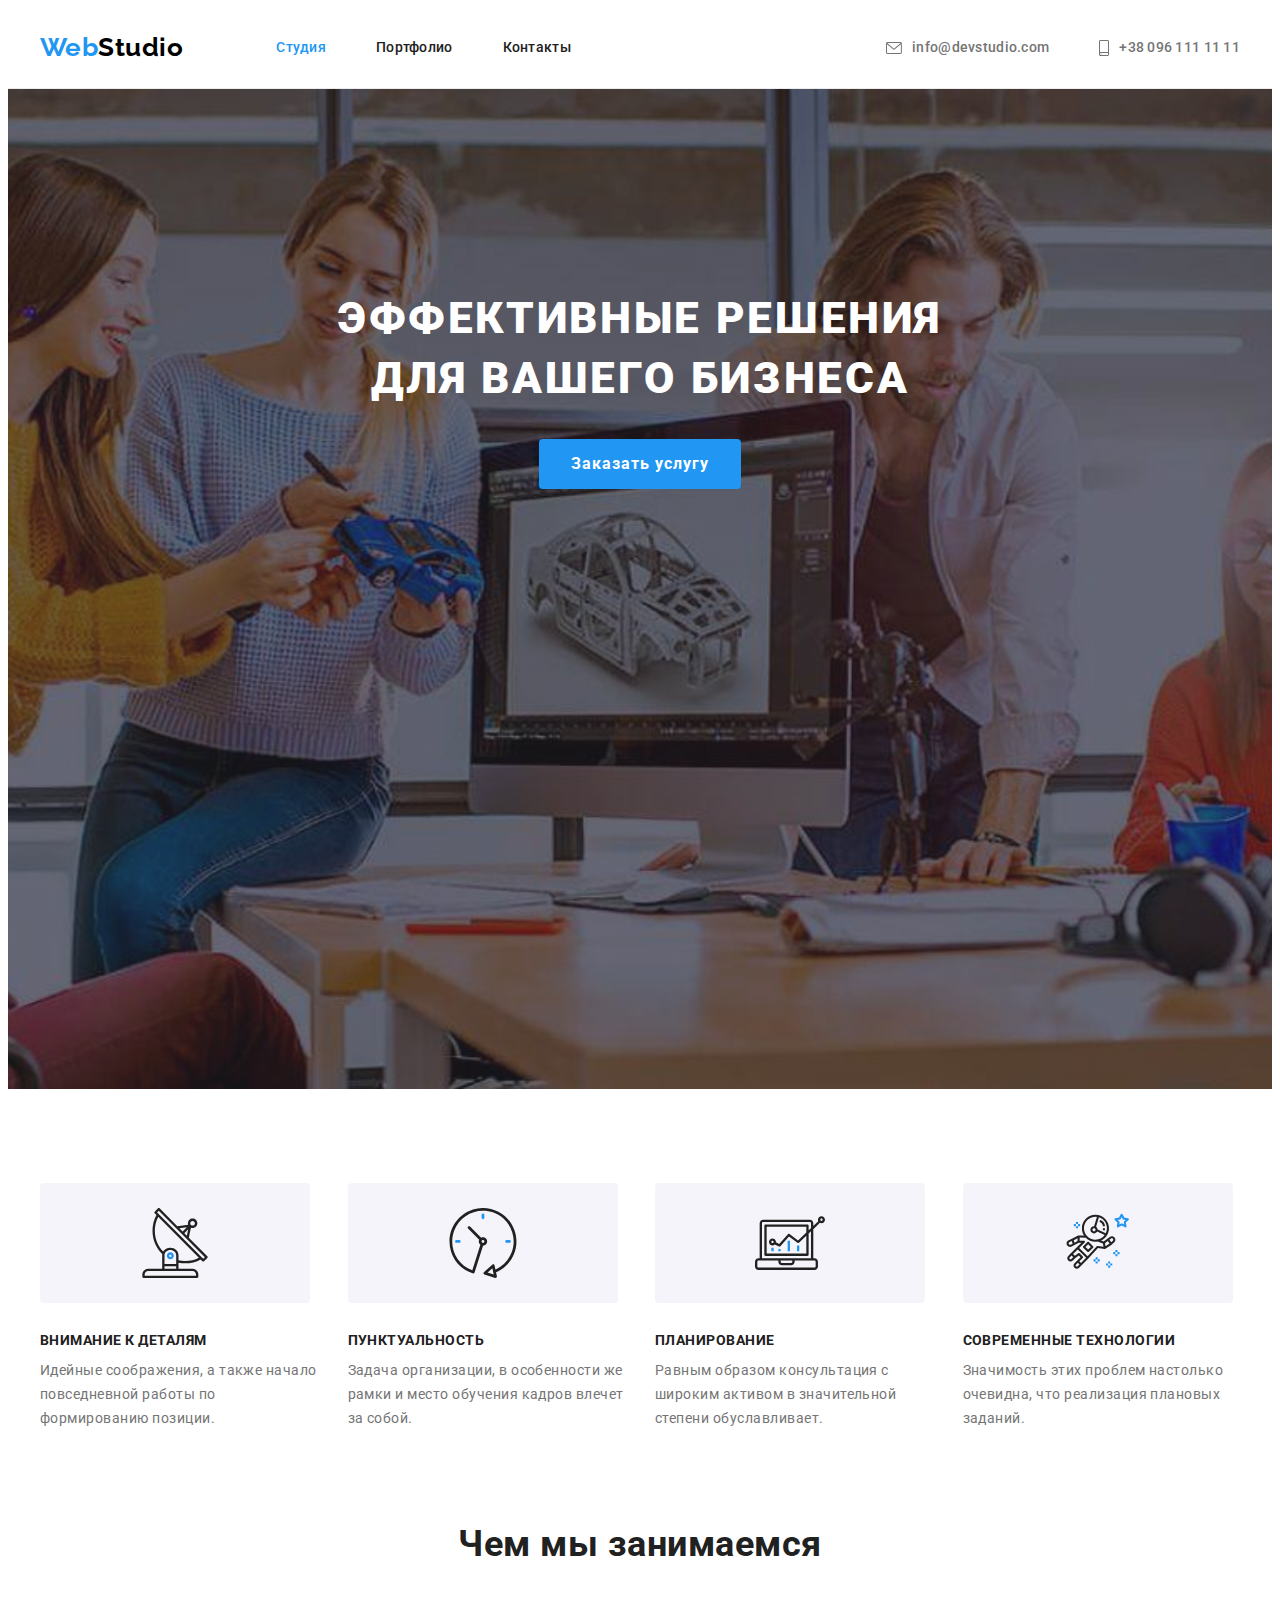
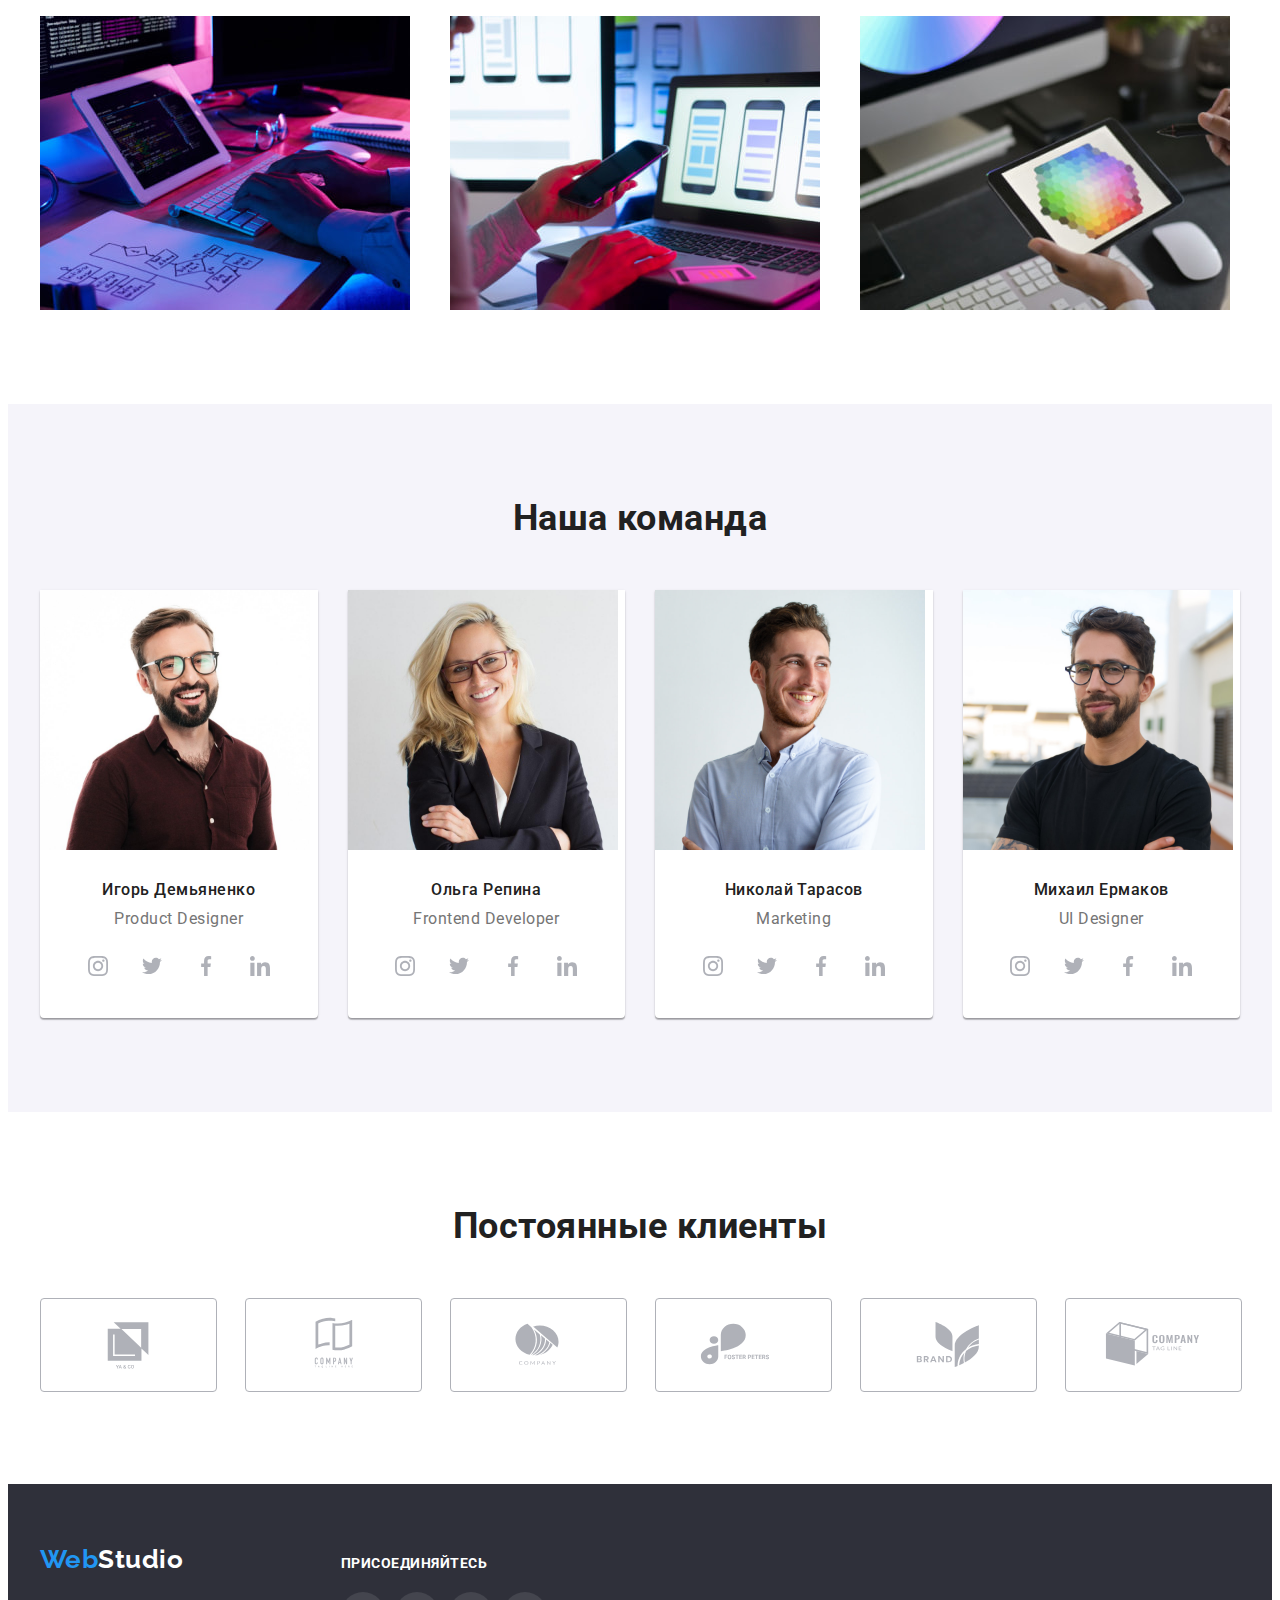
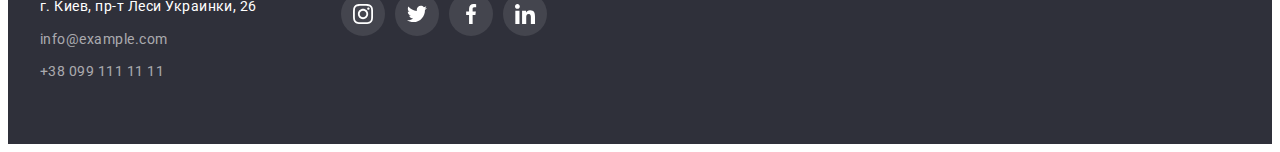
<file: index.html>
<!DOCTYPE html>
<html lang="ru">
<head>
    <meta charset="UTF-8">
    <meta http-equiv="X-UA-Compatible" content="IE=edge">
    <meta name="viewport" content="width=device-width, initial-scale=1.0">
    <title>Студия</title>
    <link rel="preconnect" href="https://fonts.googleapis.com">
    <link rel="preconnect" href="https://fonts.gstatic.com" crossorigin>
    <link href="https://fonts.googleapis.com/css2?family=Raleway:wght@700&family=Roboto:wght@400;500;700;900&display=swap"
        rel="stylesheet">
    <link rel="stylesheet" href="https://cdnjs.cloudflare.com/ajax/libs/modern-normalize/1.1.0/modern-normalize.min.css"
        integrity="sha512-wpPYUAdjBVSE4KJnH1VR1HeZfpl1ub8YT/NKx4PuQ5NmX2tKuGu6U/JRp5y+Y8XG2tV+wKQpNHVUX03MfMFn9Q=="
        crossorigin="anonymous" referrerpolicy="no-referrer" />
    <link rel="stylesheet" href="./css/styles.css" />
</head>
<body>
    <!--Шапка сайта-->
    <header class="page-header">
        <div class="container header-container">
        <nav class="header-nav">
        <a class="logo logo-header link" lang="en" href="./index.html">Web<span class="logo-studio-header">Studio</span></a>
        <ul class="navi list">
            <li class="navi-list"><a  class="navi-stud navi-active current link" href="">Студия</a></li>
            <li class="navi-list"><a class="navi-port navi-active link" href="./portfolio.html">Портфолио</a></li>
            <li class="navi-list"><a class="navi-cont navi-active link" href="">Контакты</a></li>
        </ul>
        </nav>
        <div class="contact-header-list">
        <ul class="contact list">
            <li class="contact-list"><a class="contact-header link" href="mailto:info@devstudio.com"><svg class="header-icon-envelope">
                <use href="./images/sprite.svg#icon-envelope"></use>
            </svg>info@devstudio.com</a></li>
            <li class="contact-list"><a class="contact-header link" href="tel:+380961111111"><svg class="header-icon-smartphone">
                <use href="./images/sprite.svg#icon-smartphone"></use>
            </svg>+38 096 111 11 11</a></li>
        </ul>
        </div>
    </div>
    </header>
    <!--Уникальный контент страницы-->
<main>
    <section>
        <div class="hero ">
            <div class="hero-container container"><h1 class="hero-title">Эффективные решения для вашего бизнеса</h1>
        <button class="hero-btn" type="button">Заказать услугу</button>
            </div>
    </div>
    </section>
    <section class="section">
        <div class="container">
        <h2 class="visually-hidden">Особенности</h2>
        <ul class="peculiarities-set list">            
            <li class="peculiarities-list">
                <div class="peculiarities-img">
                    <svg class="peculiarities-icon">
                        <use href="./images/sprite.svg#icon-antenna"></use>
                    </svg>
                </div>
                <h3 class="peculiarities">Внимание к деталям</h3>
                <p class="peculiarities-text">Идейные соображения, а также начало повседневной работы по формированию позиции.</p>
            </li>
            <li class="peculiarities-list">
                <div class="peculiarities-img">
                    <svg class="peculiarities-icon">
                        <use href="./images/sprite.svg#icon-clock"></use>
                    </svg>
                </div>
                <h3 class="peculiarities">Пунктуальность</h3>
                <p class="peculiarities-text">Задача организации, в особенности же рамки и место обучения кадров влечет за собой.</p>
            </li>
            <li class="peculiarities-list">
                <div class="peculiarities-img">
                    <svg class="peculiarities-icon">
                        <use href="./images/sprite.svg#icon-diagram"></use>
                    </svg>
                </div>
                <h3 class="peculiarities">Планирование</h3>
                <p class="peculiarities-text">Равным образом консультация с широким активом в значительной степени обуславливает.</p>
            </li>
            <li class="peculiarities-list">
                <div class="peculiarities-img">
                    <svg class="peculiarities-icon">
                        <use href="./images/sprite.svg#icon-astronaut"></use>
                    </svg>
                </div>
                <h3 class="peculiarities">Современные технологии</h3>
                <p class="peculiarities-text">Значимость этих проблем настолько очевидна, что реализация плановых заданий.</p>
            </li>
        </ul>
        </div>
    </section>
    <section class="section-activity" >
        <div class="container">
        <h2 class="activity">Чем мы занимаемся</h2>
        <ul class="activity-set list">
            <li class="activity-list">
                <img src="./images/box1.jpg" alt="Печать" width="370">
            </li>
            <li class="activity-list">
                <img src="./images/box2.jpg" alt="Смартфон" width="370">
            </li>
            <li class="activity-list">
                <img src="./images/box3.jpg" alt="Стилус" width="370">
            </li>
        </ul>
        </div>
    </section>
    <section>
        <div class="team-section">
            <div class="container">
        <h2 class="team-title">Наша команда</h2>
        <ul class="team-set list">
            <li class="team-list">
                <div class="team-card">
                <img class="team-img" src="./images/teamcard1.jpg" alt="Дизайнер" width="270">
                <div class="team-card-content">
                <h3 class="surname">Игорь Демьяненко</h3>
                <p class="position" lang="en">Product Designer</p>
                <ul class="team-item team-social list">
                    <li class="social-item">
                        <a href="" class="social-link link"><svg class="social-icon social-icon-hover">
                            <use href="./images/sprite.svg#icon-instagram"></use>
                        </svg></a>
                    </li>
                    <li class="social-item">
                        <a href="" class="social-link link"><svg class="social-icon social-icon-hover">
                            <use href="./images/sprite.svg#icon-twitter"></use>
                        </svg></a>
                    </li>
                    <li class="social-item">
                        <a href="" class="social-link link"><svg class="social-icon social-icon-hover">
                            <use href="./images/sprite.svg#icon-facebook"></use>
                        </svg></a>
                    </li>
                    <li class="social-item">
                        <a href="" class="social-link link"><svg class="social-icon social-icon-hover">
                            <use href="./images/sprite.svg#icon-linkedin"></use>
                        </svg></a>
                    </li> 
                </ul>
            </div>
            </div>
            </li>
            <li class="team-list">
                <div class="team-card">
                <img class="team-img" src="./images/teamcard2.jpg" alt="Разработчик" width="270">
                <div class="team-card-content">
                <h3 class="surname">Ольга Репина</h3>
                <p class="position" lang="en">Frontend Developer</p>
                <ul class="team-item team-social list">
                    <li class="social-item">
                        <a href="" class="social-link link"><svg class="social-icon social-icon-hover">
                            <use href="./images/sprite.svg#icon-instagram"></use>
                        </svg></a>
                    </li>
                    <li class="social-item">
                        <a href="" class="social-link link"><svg class="social-icon social-icon-hover">
                            <use href="./images/sprite.svg#icon-twitter"></use>
                        </svg></a>
                    </li>
                    <li class="social-item">
                        <a href="" class="social-link link"><svg class="social-icon social-icon-hover">
                            <use href="./images/sprite.svg#icon-facebook"></use>
                        </svg></a>
                    </li>
                    <li class="social-item">
                        <a href="" class="social-link link"><svg class="social-icon social-icon-hover">
                            <use href="./images/sprite.svg#icon-linkedin"></use>
                        </svg></a>
                    </li>
                </ul>
            </div>
            </div>
            </li>
            <li class="team-list">
                <div class="team-card">
                <img class="team-img" src="./images/teamcard3.jpg" alt="Маркетолог" width="270">
                <div class="team-card-content">
                <h3 class="surname">Николай Тарасов</h3>
                <p class="position" lang="en">Marketing</p>                
                <ul class="team-item team-social list">
                    <li class="social-item">
                        <a href="" class="social-link link">
                            <svg class="social-icon social-icon-hover"><use href="./images/sprite.svg#icon-instagram"></use> </svg>
                        </a>
                    </li>
                    <li class="social-item">
                        <a href="" class="social-link link"><svg class="social-icon social-icon-hover">
                            <use href="./images/sprite.svg#icon-twitter"></use>
                        </svg></a>
                    </li>
                    <li class="social-item">
                        <a href="" class="social-link link"><svg class="social-icon social-icon-hover">
                            <use href="./images/sprite.svg#icon-facebook"></use>
                        </svg></a>
                    </li>
                    <li class="social-item">
                        <a href="" class="social-link link"><svg class="social-icon social-icon-hover">
                            <use href="./images/sprite.svg#icon-linkedin"></use>
                        </svg></a>
                    </li>
                </ul>
            </div>
            </div>
            </li>
            <li class="team-list">
                <div class="team-card">
                <img class="team-img" src="./images/teamcard4.jpg" alt="Дизайнер интерфейсов" width="270">
                <div class="team-card-content">
                <h3 class="surname">Михаил Ермаков</h3>
                <p class="position" lang="en">UI Designer</p>
                <ul class="team-item team-social list">
                    <li class="social-item">
                        <a href="" class="social-link link"><svg class="social-icon social-icon-hover">
                            <use href="./images/sprite.svg#icon-instagram"></use>
                        </svg></a>
                    </li>
                    <li class="social-item">
                        <a href="" class="social-link link"><svg class="social-icon social-icon-hover">
                            <use href="./images/sprite.svg#icon-twitter"></use>
                        </svg></a>
                    </li>
                    <li class="social-item">
                        <a href="" class="social-link link"><svg class="social-icon social-icon-hover">
                            <use href="./images/sprite.svg#icon-facebook"></use>
                        </svg></a>
                    </li>
                    <li class="social-item">
                        <a href="" class="social-link link"><svg class="social-icon social-icon-hover">
                            <use href="./images/sprite.svg#icon-linkedin"></use>
                        </svg></a>
                    </li>
                </ul>
            </div>
            </div>
            </li>
        </ul>
        </div>
        </div>
    </section>
    <section>
        <div class="section">
            <div class="container">
                <h2 class="customers-title">Постоянные клиенты</h2>
                <ul class="customers-list list">                    
            <li class="customers-item">
                                    <a class="customers-link link" href="#" target="_blank" rel="noreferrer noopener"><svg
                            class="customers-icon customers-icon-hover">
                            <use href="./images/sprite.svg#icon-Logo-1"></use>
                        </svg>
                    </a>
                            </li>
            <li class="customers-item">
                                   <a class="customers-link link" href="#" target="_blank" rel="noreferrer noopener"><svg
                            class="customers-icon customers-icon-hover">
                            <use href="./images/sprite.svg#icon-Logo-2"></use>
                        </svg>
                    </a>
                            </li>
            <li class="customers-item">
                                    <a class="customers-link link" href="#" target="_blank" rel="noreferrer noopener"><svg
                            class="customers-icon customers-icon-hover">
                            <use href="./images/sprite.svg#icon-Logo-3"></use>
                        </svg>
                    </a>
                            </li>
            <li class="customers-item">
                                    <a class="customers-link link" href="#" target="_blank" rel="noreferrer noopener"><svg
                            class="customers-icon customers-icon-hover">
                            <use href="./images/sprite.svg#icon-Logo-4"></use>
                        </svg>
                    </a>
                        </li>
            <li class="customers-item">
                                    <a class="customers-link link" href="#" target="_blank" rel="noreferrer noopener"><svg
                            class="customers-icon customers-icon-hover">
                            <use href="./images/sprite.svg#icon-Logo-5"></use>
                        </svg>
                    </a>
                            </li>
            <li class="customers-item">
                                    <a class="customers-link link" href="#" target="_blank" rel="noreferrer noopener"><svg
                            class="customers-icon customers-icon-hover">
                            <use href="./images/sprite.svg#icon-Logo-6"></use>
                        </svg>
                    </a>
                            </li>
                </ul>


            </div>
    </section>
</main>
    <!--Подвал страницы-->
    <footer>
        <div class="footer-section">
            <div class="container">
            <div class="contact-section-footer-general">
                <div class="contact-section-footer">
        <a class="logo link" lang="en" href="./index.html">Web<span class="logo-studio-footer">Studio</span></a>
        <address>
            <ul class="footer-addr list">
                <li><a class="location link loc-footer" href="#">г. Киев, пр-т Леси Украинки, 26</a></li>
                <li><a class="contact-footer link mail-footer" href="mailto:info@example.com">info@example.com</a> </li>
                <li><a class="contact-footer link" href="tel:+380991111111">+38 099 111 11 11</a></li>
            </ul>
        </address>
        </div>
            <div class="join-contact-section">
                <p class="join">Присоединяйтесь</p>
                <ul class="team-item team-social list">
                    <li class="social-item">
                        <a href="" class="social-link social-footer-link link"><svg class="social-icon footer-social-icon">
                            <use href="./images/sprite.svg#icon-instagram"></use>
                        </svg></a>
                    </li>
                    <li class="social-item">
                        <a href="" class="social-link social-footer-link link"><svg class="social-icon footer-social-icon">
                            <use href="./images/sprite.svg#icon-twitter"></use>
                        </svg></a>
                    </li>
                    <li class="social-item">
                        <a href="" class="social-link social-footer-link link"><svg class="social-icon footer-social-icon">
                            <use href="./images/sprite.svg#icon-facebook"></use>
                        </svg></a>
                    </li>
                    <li class="social-item">
                        <a href="" class="social-link social-footer-link link"><svg class="social-icon footer-social-icon">
                            <use href="./images/sprite.svg#icon-linkedin"></use>
                        </svg></a>
                    </li>
                </ul>

            
            </div>
            </div>
        
            </div>
        </div>
    </footer>
</body>
</html>
</file>
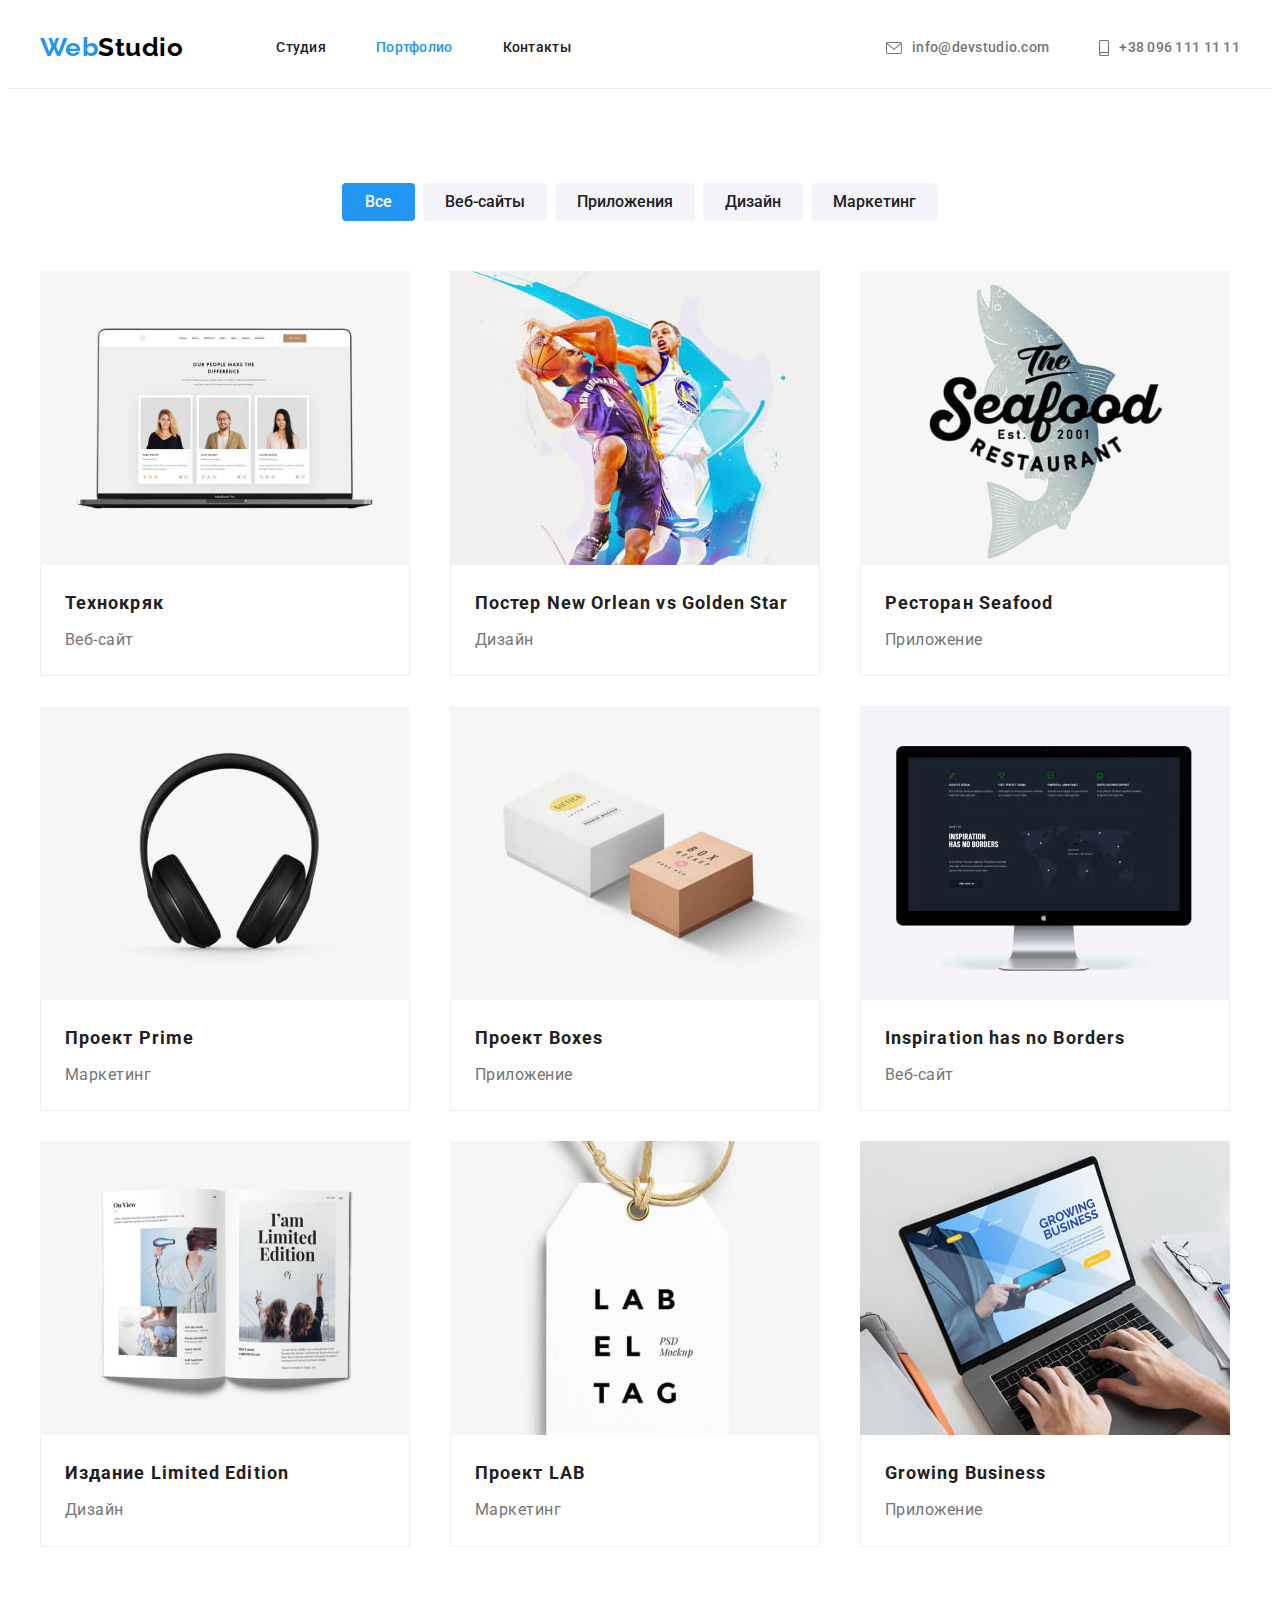
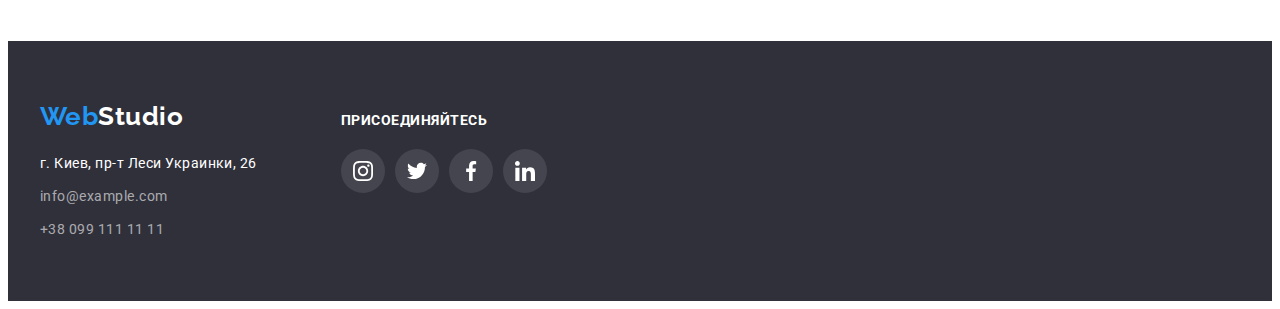
<file: portfolio.html>
<!DOCTYPE html>
<html lang="ru">
<head>
    <meta charset="UTF-8">
    <meta http-equiv="X-UA-Compatible" content="IE=edge">
    <meta name="viewport" content="width=device-width, initial-scale=1.0">
    <title>Портфолио</title>
    <link rel="preconnect" href="https://fonts.googleapis.com">
    <link rel="preconnect" href="https://fonts.gstatic.com" crossorigin>
    <link href="https://fonts.googleapis.com/css2?family=Raleway:wght@700&family=Roboto:wght@400;500;700;900&display=swap"
        rel="stylesheet">
    <link rel="stylesheet" href="https://cdnjs.cloudflare.com/ajax/libs/modern-normalize/1.1.0/modern-normalize.min.css"
        integrity="sha512-wpPYUAdjBVSE4KJnH1VR1HeZfpl1ub8YT/NKx4PuQ5NmX2tKuGu6U/JRp5y+Y8XG2tV+wKQpNHVUX03MfMFn9Q=="
        crossorigin="anonymous" referrerpolicy="no-referrer" />
    <link rel="stylesheet" href="./css/styles.css" />
</head>
<body>
    <!--Шапка сайта-->
    <header class="page-header">
        <div class="container header-container">
            <nav class="header-nav">
                <a class="logo logo-header link" lang="en" href="./index.html">Web<span
                        class="logo-studio-header">Studio</span></a>
                <ul class="navi list">
                    <li class="navi-list"><a class="navi-port-stud navi-active link" href="./index.html">Студия</a></li>
                    <li class="navi-list"><a class="navi-port-port navi-active current link" href="#">Портфолио</a></li>
                    <li class="navi-list"><a class="navi-cont navi-active link" href="">Контакты</a></li>
                </ul>
            </nav>
            <div class="contact-header-list">
                <ul class="contact list">
                    <li class="contact-list"><a class="contact-header link" href="mailto:info@devstudio.com"><svg
                                class="header-icon-envelope">
                                <use href="./images/sprite.svg#icon-envelope"></use>
                            </svg>info@devstudio.com</a></li>
                    <li class="contact-list"><a class="contact-header link" href="tel:+380961111111"><svg
                                class="header-icon-smartphone">
                                <use href="./images/sprite.svg#icon-smartphone"></use>
                            </svg>+38 096 111 11 11</a></li>
                </ul>
            </div>
        </div>
    </header>
    <!--Уникальный контент страницы-->
    <main>
        <section class="section">
            <div class="container">
            <h1 class="visually-hidden">Фильтр портфолио</h1>
                       <ul class="btn-list list">
                <li class="btn-item"><button class="btn-all btn-active current" type="button">Все</button></li>
                <li class="btn-item"><button class="btn-web btn-active " type="button">Веб-сайты</button></li>
                <li class="btn-item"><button class="btn-app btn-active" type="button">Приложения</button></li>
                <li class="btn-item"><button class="btn-design btn-active" type="button">Дизайн</button></li>
                <li class="btn-item"><button class="btn-market btn-active " type="button">Маркетинг</button></li>
            </ul>
                       <ul class="portfolio-list list">
                <li class="portfolio-item">
                    <a class="portfolio-list-link link" href="#" target="_blank" rel="noreferrer noopener">                                            
                    <img class="portfolio-list-foto" src="./images/technocryak1.jpg" alt="Команда" width="370">
                    <div class="portfolio-under-foto">
                    <h2 class="portfolio-list-name">Технокряк</h2>
                    <p class="portfolio-list-type">Веб-сайт</p>
                    </div>
                </a>
                </li>
                <li class="portfolio-item">
                    <a class="portfolio-list-link link" href="#" target="_blank" rel="noreferrer noopener">
                    <img class="portfolio-list-foto" src="./images/neworlean2.jpg" alt="Баскетбол" width="370">
                    <div class="portfolio-under-foto">
                    <h2 class="portfolio-list-name">Постер <span lang="en" >New Orlean vs Golden Star</span></h2>
                    <p class="portfolio-list-type">Дизайн</p>
                    </div>
                </a>
                    </li>
                <li class="portfolio-item">
                    <a class="portfolio-list-link link" href="#" target="_blank" rel="noreferrer noopener">
                    <img class="portfolio-list-foto" src="./images/seafood3.jpg" alt="Ресторан" width="370">
                    <div class="portfolio-under-foto">
                    <h2 class="portfolio-list-name">Ресторан <span lang="en">Seafood</span> </h2>
                    <p class="portfolio-list-type">Приложение</p>
                    </div>
                </a>
                    </li>
                <li class="portfolio-item">
                    <a class="portfolio-list-link link" href="#" target="_blank" rel="noreferrer noopener">
                    <img src="./images/prime4.jpg" alt="Наушники" width="370">
                    <div class="portfolio-under-foto">
                    <h2 class="portfolio-list-name">Проект <span lang="en">Prime</span> </h2>                    
                    <p class="portfolio-list-type">Маркетинг</p>
                    </div>
                </a>
                    </li>
                <li class="portfolio-item">
                    <a class="portfolio-list-link link" href="#" target="_blank" rel="noreferrer noopener">
                    <img class="portfolio-list-foto" src="./images/box5.jpg" alt="Коробка" width="370">
                    <div class="portfolio-under-foto">
                    <h2 class="portfolio-list-name">Проект <span lang="en">Boxes</span> </h2>
                    <p class="portfolio-list-type">Приложение</p>
                    </div>
                </a>
                    </li>
                <li class="portfolio-item">
                    <a class="portfolio-list-link link" href="#" target="_blank" rel="noreferrer noopener">
                    <img class="portfolio-list-foto" src="./images/inspiration6.jpg" alt="Монитор" width="370">
                    <div class="portfolio-under-foto">
                    <h2 class="portfolio-list-name" lang="en">Inspiration has no Borders</h2>
                    <p class="portfolio-list-type">Веб-сайт</p>
                    </div>
                </a>
                    </li>
                <li class="portfolio-item">
                    <a class="portfolio-list-link link" href="#" target="_blank" rel="noreferrer noopener">
                    <img class="portfolio-list-foto" src="./images/limited7.jpg" alt="Журнал" width="370">
                    <div class="portfolio-under-foto">
                    <h2 class="portfolio-list-name">Издание <span lang="en">Limited Edition</span> </h2>
                    <p class="portfolio-list-type">Дизайн</p>
                    </div>
                </a>
                </li>
                <li class="portfolio-item">
                    <a class="portfolio-list-link link" href="#" target="_blank" rel="noreferrer noopener">
                    <img class="portfolio-list-foto" src="./images/lab8.jpg" alt="Бирка" width="370">
                    <div class="portfolio-under-foto">
                    <h2 class="portfolio-list-name">Проект <span lang="en">LAB</span> </h2>
                    <p class="portfolio-list-type">Маркетинг</p>
                    </div>
                </a>
                   </li>
                <li class="portfolio-item">
                    <a class="portfolio-list-link link" href="#" target="_blank" rel="noreferrer noopener">
                    <img class="portfolio-list-foto" src="./images/growing9.jpg" alt="Ноутбук" width="370">
                    <div class="portfolio-under-foto">
                    <h2 class="portfolio-list-name" lang="en">Growing Business</h2>
                    <p class="portfolio-list-type">Приложение</p>
                    </div>
                </a>
                    </li>

            </ul>
            </div>
        </section>
    </main>


    <!--Подвал страницы-->
    <footer>
        <div class="footer-section">
            <div class="container">
                <div class="contact-section-footer-general">
                    <div class="contact-section-footer">
                        <a class="logo link" lang="en" href="./index.html">Web<span
                                class="logo-studio-footer">Studio</span></a>
                        <address>
                            <ul class="footer-addr list">
                                <li><a class="location link loc-footer" href="#">г. Киев, пр-т Леси Украинки, 26</a></li>
                                <li><a class="contact-footer link mail-footer"
                                        href="mailto:info@example.com">info@example.com</a> </li>
                                <li><a class="contact-footer link" href="tel:+380991111111">+38 099 111 11 11</a></li>
                            </ul>
                        </address>
                    </div>
                    <div class="join-contact-section">
                        <p class="join">Присоединяйтесь</p>
                        <ul class="team-item team-social list">
                            <li class="social-item">
                                <a href="" class="social-link social-footer-link link"><svg
                                        class="social-icon footer-social-icon">
                                        <use href="./images/sprite.svg#icon-instagram"></use>
                                    </svg></a>
                            </li>
                            <li class="social-item">
                                <a href="" class="social-link social-footer-link link"><svg
                                        class="social-icon footer-social-icon">
                                        <use href="./images/sprite.svg#icon-twitter"></use>
                                    </svg></a>
                            </li>
                            <li class="social-item">
                                <a href="" class="social-link social-footer-link link"><svg
                                        class="social-icon footer-social-icon">
                                        <use href="./images/sprite.svg#icon-facebook"></use>
                                    </svg></a>
                            </li>
                            <li class="social-item">
                                <a href="" class="social-link social-footer-link link"><svg
                                        class="social-icon footer-social-icon">
                                        <use href="./images/sprite.svg#icon-linkedin"></use>
                                    </svg></a>
                            </li>
                        </ul>
    
    
                    </div>
                </div>
    
            </div>
        </div>
    </footer>
    </body>
    
    </html>
</file>
<file: css/styles.css>
:root {
  --primary-color: #212121;
  --secondary-color: #757575;
  --logo-header-color: #000000;
  --title-color: #ffffff;
  --accent-color: #2196f3;
  --btn-color: #188ce8;
  --bkground-color-title: #2f303a;
  --bkground-color-title-second: #c4c4c4;
  --bkground-color-teamandbtn: #f5f4fa;
  --social-icon-color: #afb1b8;
  --footer-icon-bcgcolor: #44454e;
  --footer-contact-color: rgba(255, 255, 255, 0.6);
  --header-line-color: #ececec;
  --border-portfolio-card: #eeeeee;
  --card-set-gap: 30px;
  --box-shadow: 0px 1px 3px rgba(0, 0, 0, 0.12), 0px 1px 1px rgba(0, 0, 0, 0.14),
    0px 2px 1px rgba(0, 0, 0, 0.2);
  --box-shadow-portfolio: 0px 1px 1px rgba(0, 0, 0, 0.12),
    0px 4px 4px rgba(0, 0, 0, 0.06), 1px 4px 6px rgba(0, 0, 0, 0.16);
  --btn-shadow-porfolio: 0px 3px 1px rgba(0, 0, 0, 0.1),
    0px 1px 2px rgba(0, 0, 0, 0.08), 0px 2px 2px rgba(0, 0, 0, 0.12);
}

body {
  font-family: 'Roboto', sans-serif;
  background-color: var(--title-color);
  letter-spacing: 0.03em;
}

/* header section*/

.container {
  width: 1200px;
  padding-left: 15px;
  padding-right: 15px;
  margin: 0 auto;
}
.page-header {
  border-bottom-width: 1px;
  border-bottom-style: solid;
  border-bottom-color: var(--header-line-color);
}

.list {
  padding: 0;
  margin: 0;
  list-style: none;
}
.link {
  text-decoration: none;
}
.logo {
  font-family: 'Raleway', sans-serif;
  font-weight: 700;
  font-size: 26px;
  line-height: 1.2;
}

.logo {
  color: var(--accent-color);
}
.logo-studio-header {
  color: var(--logo-header-color);
}
.logo-studio-header:hover,
.logo-studio-header:focus,
.logo-studio-footer:hover,
.logo-studio-footer:focus {
  color: var(--accent-color);
}

.navi-active,
.contact-header {
  display: flex;
  align-items: center;
  font-style: normal;
  font-weight: 500;
  font-size: 14px;
  line-height: 1.14;
  letter-spacing: 0.02em;
  color: var(--primary-color);
  padding-top: 32px;
  padding-bottom: 32px;
}
.navi-active:hover,
.navi-active:focus,
.navi .navi-stud.current,
.navi .navi-port-port.current {
  color: var(--accent-color);
}

/*.navi .navi-stud.current,
.navi .navi-port-port.current {
  color: var(--accent-color);
}
.navi-stud:visited,
.navi-port-port:visited {
  color: var(--accent-color);
}
.navi-port:hover,
.navi-port-stud:hover,
.navi-port:focus,
.navi-port-stud:focus,
.navi-port-port:hover,
.navi-port-port:focus,
.navi-cont:hover,
.navi-cont:focus {
  color: var(--accent-color);
}
.navi-stud:active,
.navi-port-port:active {
  color: var(--accent-color);
}*/
.logo-header {
  padding-top: 24px;
  padding-bottom: 24px;
  margin-right: 93px;
}
.contact-header {
  color: var(--secondary-color);
}
.contact-header:hover,
.contact-header:focus {
  color: var(--accent-color);
}
.header-container {
  display: flex;
  align-items: center;
}
.header-nav {
  display: flex;
  /*align-items: center;*/
}
.navi {
  display: flex;
  align-items: center;
}
.navi-list:not(:first-child) {
  margin-left: 50px;
}
.contact-header-list {
  display: flex;
  margin-left: auto;
}
/*.contact-list {
  align-items: center;
}*/
.contact-list:not(:last-child) {
  margin-right: 50px;
}
.contact {
  display: flex;
}
.header-icon-envelope {
  width: 16px;
  height: 12px;
  margin-right: 10px;
}

.header-icon-smartphone {
  width: 10px;
  height: 16px;
  margin-right: 10px;
}
.header-icon-envelope,
.header-icon-smartphone {
  fill: currentColor;
}
/*main studio section*/

.hero {
  display: flex;
  height: 600px;
  max-width: 1600px;
  margin: 0 auto;
  background-color: var(--bkground-color-title);
  background-image: linear-gradient(
      to right,
      rgba(47, 48, 58, 0.4),
      rgba(47, 48, 58, 0.4)
    ),
    url(../images/Fotohero.jpg);
  background-repeat: no-repeat;
  background-position: center;
  background-size: cover;
  padding-top: 200px;
  padding-bottom: 200px;
}

.hero-title {
  margin-top: 0;
  margin-bottom: 30px;
  font-weight: 900;
  font-size: 44px;
  line-height: 1.36;
  letter-spacing: 0.06em;
  text-transform: uppercase;
  color: var(--title-color);
}
.hero-btn {
  font-family: inherit;
  font-style: normal;
  font-weight: 700;
  font-size: 16px;
  line-height: 1.9;
  align-items: center;
  text-align: center;
  letter-spacing: 0.06em;
  color: var(--title-color);
  background-color: var(--accent-color);
  cursor: pointer;
  border: none;
  border-radius: 4px;
  padding: 10px 32px;
  display: inline-block;
  min-width: 200px;
}
.hero-container {
  max-width: 696px;
  text-align: center;
}
.hero-btn:hover,
.hero-btn:focus {
  background-color: var(--btn-color);
}
/* peculiarities section*/

.visually-hidden {
  position: absolute;
  width: 1px;
  height: 1px;
  margin: -1px;
  padding: 0;
  overflow: hidden;
  border: 0;
  clip: rect(0 0 0 0);
}

.section {
  padding-top: 94px;
  padding-bottom: 94px;
}
.peculiarities-img {
  width: 270px;
  height: 120px;
  display: flex;
  align-items: center;
  justify-content: center;
  background-color: var(--bkground-color-teamandbtn);
  border-radius: 4px;
  margin-bottom: var(--card-set-gap);
}
.peculiarities-icon {
  width: 70px;
  height: 70px;
}
.peculiarities {
  margin-top: 0;
  margin-bottom: 10px;
  font-weight: 700;
  font-size: 14px;
  line-height: 1.14;
  text-transform: uppercase;
  color: var(--primary-color);
}
.peculiarities-text {
  margin-top: 0;
  margin-bottom: 0;
  font-weight: normal;
  font-size: 14px;
  line-height: 1.7;
  color: var(--secondary-color);
}
.peculiarities-set {
  display: flex;
  margin-right: calc(-1 * var(--card-set-gap));
}
.peculiarities-set > .peculiarities-list {
  flex-basis: calc(100% / 4 - var(--card-set-gap));
  margin-right: var(--card-set-gap);
}

/* activity section*/

.section-activity {
  padding-bottom: 94px;
}

img {
  display: block;
  max-width: 100%;
  height: auto;
}

.activity,
.team-title,
.customers-title {
  margin-top: 0;
  margin-bottom: 50px;
  font-weight: 700;
  font-size: 36px;
  line-height: 1.16;
  color: var(--primary-color);
  text-align: center;
}
.activity-set {
  display: flex;
  margin-right: calc(-1 * var(--card-set-gap));
}
.activity-set > .activity-list {
  flex-basis: calc(100% / 3 - var(--card-set-gap));
  margin-right: var(--card-set-gap);
}

/* team section*/

.team-section {
  background-color: var(--bkground-color-teamandbtn);
  padding-top: 94px;
  padding-bottom: 94px;
}

.surname {
  margin-top: 0;
  margin-bottom: 10px;
  font-weight: 500;
  font-size: 16px;
  line-height: 1.19;
  color: var(--primary-color);
  text-align: center;
}
.position {
  margin-top: 0;
  margin-bottom: 16px;
  font-weight: normal;
  font-size: 16px;
  line-height: 1.19;
  color: var(--secondary-color);
  text-align: center;
}

.team-set {
  display: flex;
  margin-right: calc(-1 * var(--card-set-gap));
}
.team-set > .team-list {
  flex-basis: calc(100% / 3 - var(--card-set-gap));
  margin-right: var(--card-set-gap);
}

.team-card-content {
  padding: 30px 32px;
}
.social-item {
  height: 44px;
  width: 44px;
}
.social-link {
  height: 100%;
  width: 100%;
  display: block;
  border-radius: 50%;
  background-color: var(--title-color);
  display: flex;
  align-items: center;
  justify-content: center;
}
.social-link:hover,
.social-link:focus {
  background-color: var(--accent-color);
}
.social-link:hover .social-icon-hover,
.social-link:focus .social-icon-hover {
  fill: var(--title-color);
}

.team-social {
  display: flex;
  justify-content: center;
}
.social-item + .social-item {
  margin-left: 10px;
}
.social-icon {
  width: 20px;
  height: 20px;
  fill: var(--social-icon-color);
}
.social-footer-link {
  background-color: var(--footer-icon-bcgcolor);
}
.social-footer-link:hover,
.social-footer-link:focus {
  background-color: var(--accent-color);
}
.footer-social-icon {
  fill: var(--title-color);
}
.team-card {
  background-color: var(--title-color);
  box-shadow: var(--box-shadow);
  border-radius: 0px 0px 4px 4px;
}

/* regular customers section*/

.customers-list {
  display: flex;
  justify-content: center;
  margin-right: calc(-1 * var(--card-set-gap));
}
.customers-list > .customers-item {
  flex-basis: calc(100% / 6 - var(--card-set-gap));
  margin-right: var(--card-set-gap);
}
.customers-item {
  width: 170px;
  height: 92px;
}
.customers-link {
  width: 100%;
  height: 100%;
  border: 1px solid var(--social-icon-color);
  border-radius: 4px;
  display: flex;
  align-items: center;
  justify-content: center;
}
.customers-icon {
  width: 106px;
  height: 60px;
  fill: var(--social-icon-color);
}
.customers-link:hover,
.customers-link:focus {
  border-color: var(--accent-color);
}
.customers-link:hover .customers-icon-hover,
.customers-link:focus .customers-icon-hover {
  fill: var(--accent-color);
}

/* footer section*/

.footer-section {
  padding-top: 60px;
  padding-bottom: 60px;
  background-color: var(--bkground-color-title);
}
.logo-studio-footer {
  color: var(--title-color);
}
.footer-section .logo {
  display: inline-block;
  margin-bottom: 20px;
}

.location,
.contact-footer {
  display: block;
  font-style: normal;
  font-weight: 400;
  font-size: 14px;
  line-height: 1.7;
  color: var(--title-color);
}
.contact-footer {
  color: var(--footer-contact-color);
}
.contact-footer:hover,
.contact-footer:focus {
  color: var(--accent-color);
}

.loc-footer,
.mail-footer {
  margin-bottom: 9px;
}
.join {
  font-weight: 700;
  font-style: normal;
  font-size: 14px;
  line-height: 1.14;
  text-transform: uppercase;
  color: var(--title-color);
  margin: 0 0 20px 0;
}
.contact-section-footer-general {
  display: flex;
  align-items: baseline;
}
.contact-section-footer {
  width: 231px;
  margin-right: 70px;
}
.join-contact-section {
  width: 206px;
  margin: 0;
}

/*main portfolio section*/

/*botton section*/

.btn-active {
  font-family: inherit;
  font-weight: 500;
  font-size: 16px;
  line-height: 1.6;
  text-align: center;
  color: var(--primary-color);
  background-color: var(--bkground-color-teamandbtn);
  border: none;
  cursor: pointer;
  border-radius: 4px;
  padding: 6px 22px;
  display: inline-block;
  min-width: 73px;
}
/*.btn-all {
  min-width: 73px;
}
.btn-web {
  min-width: 128px;
}
.btn-app {
  min-width: 145px;
}
.btn-design {
  min-width: 103px;
.btn-market {
  min-width: 130px;
}*/

.btn-active:hover,
.btn-active:focus {
  color: var(--title-color);
  background-color: var(--accent-color);
  box-shadow: var(--btn-shadow-porfolio);
}
.btn-list .btn-all.current {
  color: var(--title-color);
  background-color: var(--accent-color);
}
.btn-list {
  display: flex;
  justify-content: center;
  margin-bottom: 50px;
}
.btn-item:not(:last-child) {
  margin-right: 8px;
}

/* cards section*/

.portfolio-list-name {
  margin-top: 0;
  margin-bottom: 4px;
  font-style: normal;
  font-weight: bold;
  font-size: 18px;
  line-height: 2;
  letter-spacing: 0.06em;
  color: var(--primary-color);
}

.portfolio-list-link {
  text-decoration: none;
  display: inline-block;
}

.portfolio-list-type {
  margin: 0;
  font-style: normal;
  font-weight: normal;
  font-size: 16px;
  line-height: 1.9;
  color: var(--secondary-color);
}
.portfolio-list {
  display: flex;
  flex-wrap: wrap;
  margin-top: calc(-1 * var(--card-set-gap));
  margin-left: calc(-1 * var(--card-set-gap));
}
.portfolio-list > .portfolio-item {
  display: flex;
  flex-basis: calc(100% / 3 - var(--card-set-gap));
  margin-top: var(--card-set-gap);
  margin-left: var(--card-set-gap);
}
.portfolio-under-foto {
  padding: 20px 24px;
  border: 1px solid var(--border-portfolio-card);
  border-top: none;
}
.portfolio-list-link:hover,
.portfolio-list-link:focus {
  box-shadow: var(--box-shadow-portfolio);
}
</file>
